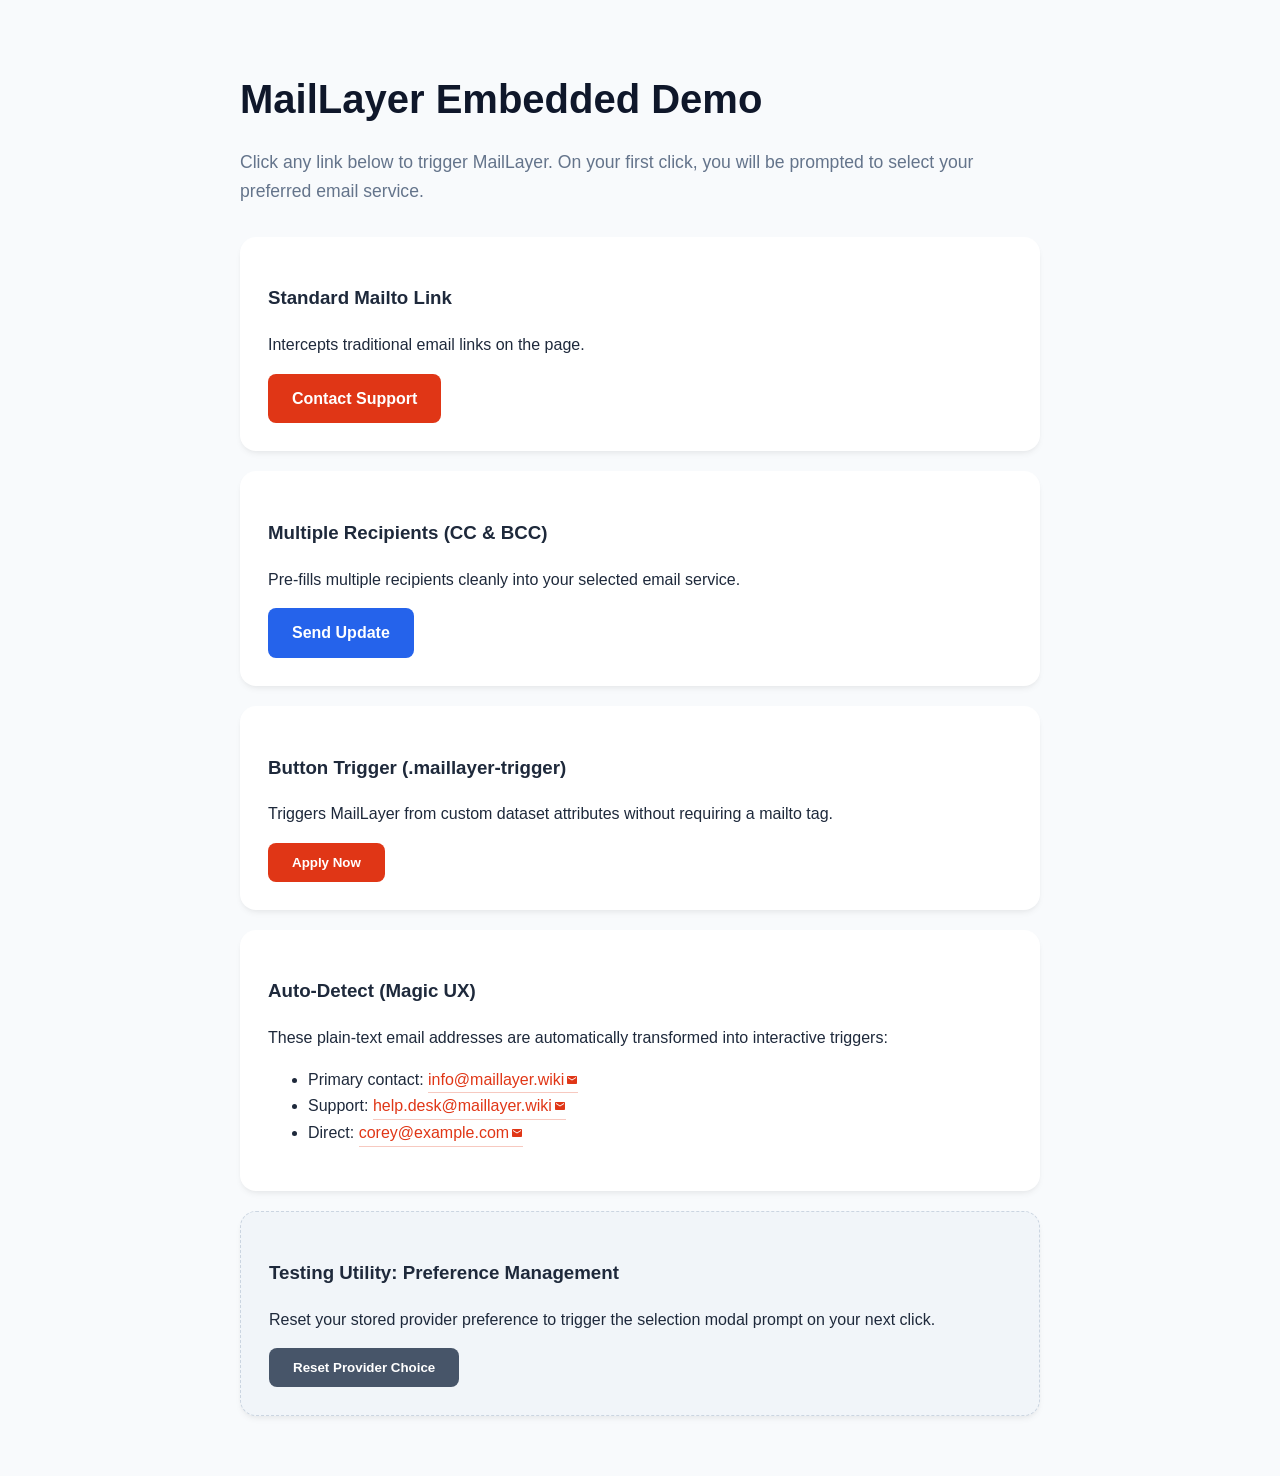
<file: test.html>
<!DOCTYPE html>
<html lang="en">
<head>
    <meta charset="UTF-8">
    <meta name="viewport" content="width=device-width, initial-scale=1.0">
    <title>MailLayer Embedded Test Page</title>
    <style>
        body {
            font-family: 'Inter', -apple-system, sans-serif;
            background: #f8fafc;
            color: #1e293b;
            padding: 40px;
            max-width: 800px;
            margin: 0 auto;
            line-height: 1.6;
        }
        h1 { font-size: 2.5rem; color: #0f172a; margin-bottom: 0.5rem; }
        p.subtitle { color: #64748b; font-size: 1.1rem; margin-bottom: 2rem; }
        .card {
            background: white;
            padding: 28px;
            border-radius: 16px;
            box-shadow: 0 4px 6px -1px rgba(0,0,0,0.05), 0 2px 4px -1px rgba(0,0,0,0.03);
            margin-bottom: 20px;
        }
        .btn {
            display: inline-block;
            background: #e03616;
            color: white;
            padding: 12px 24px;
            border-radius: 8px;
            text-decoration: none;
            font-weight: 700;
            cursor: pointer;
            border: none;
            transition: all 0.2s;
        }
        .btn:hover {
            transform: translateY(-2px);
            box-shadow: 0 10px 15px -3px rgba(224, 54, 22, 0.4);
        }
        .btn-secondary {
            background: #475569;
        }
        .btn-secondary:hover {
            box-shadow: 0 10px 15px -3px rgba(71, 85, 105, 0.4);
        }
        code {
            background: #f1f5f9;
            padding: 2px 6px;
            border-radius: 4px;
            font-family: monospace;
            color: #0f172a;
        }
    </style>
</head>
<body>
    <h1>MailLayer Embedded Demo</h1>
    <p class="subtitle">Click any link below to trigger MailLayer. On your first click, you will be prompted to select your preferred email service.</p>

    <div class="card">
        <h3>Standard Mailto Link</h3>
        <p>Intercepts traditional email links on the page.</p>
        <a href="mailto:burnsdevfeedback@gmail.com?subject=Help%20Requested&body=Hello%20Team," class="btn">Contact Support</a>
    </div>

    <div class="card">
        <h3>Multiple Recipients (CC & BCC)</h3>
        <p>Pre-fills multiple recipients cleanly into your selected email service.</p>
        <a href="mailto:dev@example.com?cc=manager@example.com&bcc=archive@example.com&subject=Project%20Update" class="btn" style="background: #2563eb;">Send Update</a>
    </div>

    <div class="card">
        <h3>Button Trigger (.maillayer-trigger)</h3>
        <p>Triggers MailLayer from custom dataset attributes without requiring a mailto tag.</p>
        <button class="maillayer-trigger btn" 
                data-maillayer-to="hiring@startup.io"
                data-maillayer-subject="Application for Senior Engineer"
                data-maillayer-body="Hello, I am interested in the position.">Apply Now</button>
    </div>

    <div class="card">
        <h3>Auto-Detect (Magic UX)</h3>
        <p>These plain-text email addresses are automatically transformed into interactive triggers:</p>
        <ul>
            <li>Primary contact: info@maillayer.wiki</li>
            <li>Support: help.desk@maillayer.wiki</li>
            <li>Direct: corey@example.com</li>
        </ul>
    </div>

    <div class="card" style="background: #f1f5f9; border: 1px dashed #cbd5e1;">
        <h3>Testing Utility: Preference Management</h3>
        <p>Reset your stored provider preference to trigger the selection modal prompt on your next click.</p>
        <button onclick="localStorage.removeItem('maillayer_provider'); alert('Saved provider preference cleared! Click any link to see the selection prompt.');" class="btn btn-secondary">Reset Provider Choice</button>
    </div>

    <!-- Include the MailLayer library with Auto-Detect ENABLED -->
    <script src="maillayer.js" 
            data-maillayer-auto-detect="true"
            data-maillayer-auto-link-color="#e03616"></script>
</body>
</html>
</file>
